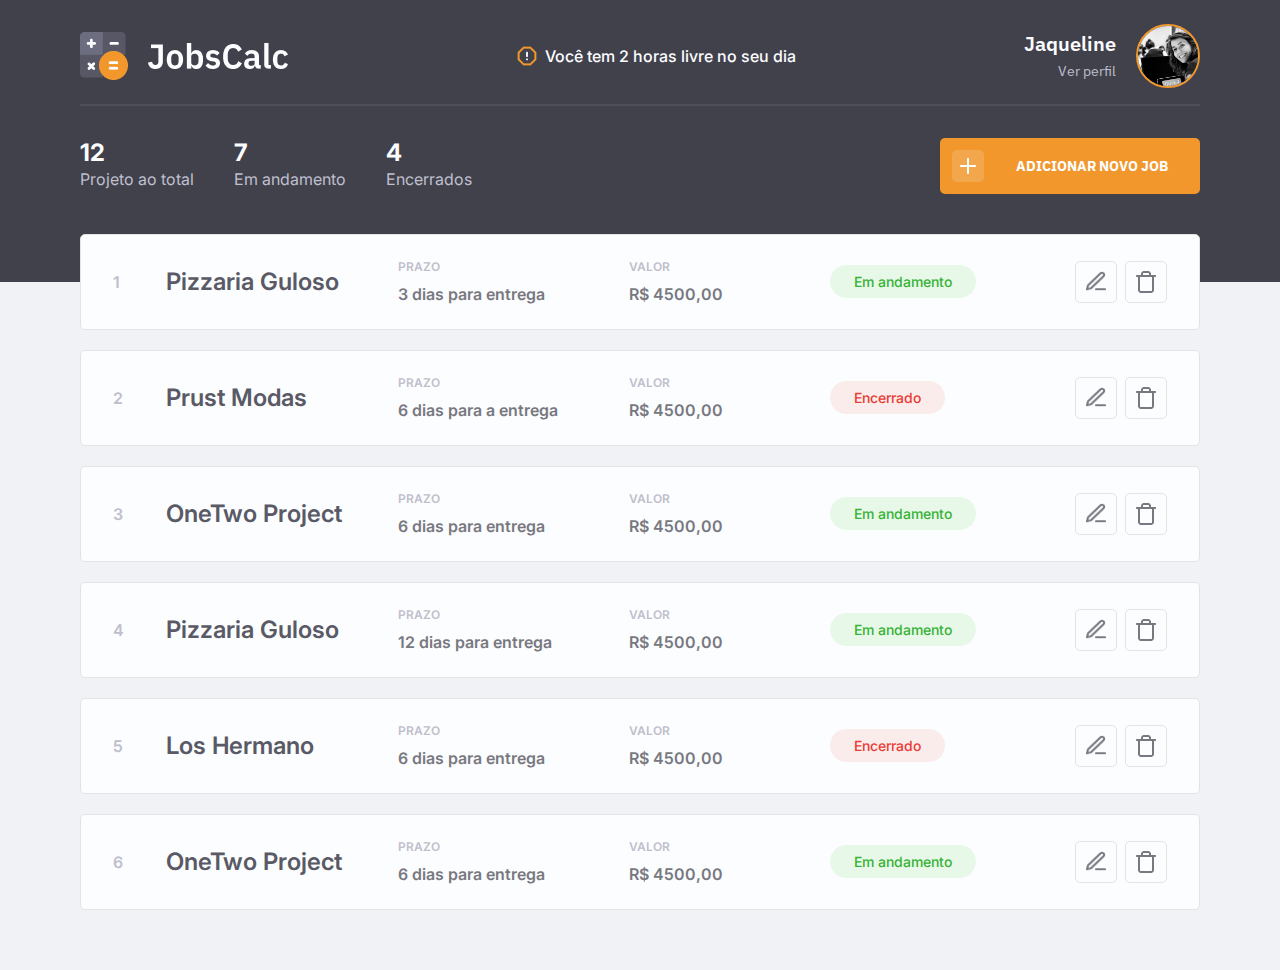
<file: index.html>
<!DOCTYPE html>
<html lang="pt-br">
  <head>
    <meta charset="UTF-8" />
    <meta name="viewport" content="width=device-width, initial-scale=1.0" />
    <link rel="stylesheet" href="./global.css" />
    <link rel="stylesheet" href="./index.css" />
    <link rel="stylesheet" href="./media-query-pg-1.css" />

    <title>Projeto-Javascript</title>
  </head>

  <body>
    <header class="header-container">
      <div class="container header-content">
        <section class="header-content-top">
          <div class="logo-container">
            <img src="images/calculator.png" alt="Ícone com as quatro operações básicas da matemática" />
            <img src="images/jobs-calc.png" alt="JobsCalc logo" />
          </div>

          <div class="free-time-container">
            <img src="images/exclamation-mark-rounded.png" alt="Ponto de exclamação com borda laranja" />
            <p class="free-time-detail">Você tem 2 horas livre no seu dia</p>
          </div>

          <div class="user-info-container">
            <div class="user-info-details">
              <h2 class="username">Jaqueline</h2>
              <p class="see-profile">Ver perfil</p>
            </div>

            <img
              src="images/user-photo.png"
              alt="Foto de perfil do usuário"
              class="user-photo"
            />
          </div>
        </section>

        <div class="header-separator"></div>

        <section class="header-content-bottom">
          <div class="projects-status-container">
            <div class="projects-status-content">
              <h3 class="project-amount">12</h3>
              <p class="project-status">Projeto ao total</p>
            </div>
            <div class="projects-status-content">
              <h3 class="project-amount">7</h3>
              <p class="project-status">Em andamento</p>
            </div>
            <div class="projects-status-content">
              <h3 class="project-amount">4</h3>
              <p class="project-status">Encerrados</p>
            </div>
          </div>

          <div class="add-new-job-container">
            <span class="add-new-job-icon-box">
              <img src="images/plus.png" alt="Ícone do símbolo de adição" class="add-new-job-icon" />
            </span>
            <a class="add-new-job" href="#">adicionar novo job</a>
          </div>
        </section>
      </div>
    </header>

    <main class="container">
      <table class="jobs-table">
        <tbody>
          <tr>
            <td class="job-index">1</td>

            <td class="job-name">Pizzaria Guloso</td>
              
            <td class="job-delivery-time">
              <span class="table-data-title">prazo</span>
              <span class="table-data-content">3 dias para entrega</span>
            </td>

            <td class="job-cost">
              <span class="table-data-title">valor</span>
              <span class="table-data-content">R$ 4500,00</span>
            </td>
          
            <td class="job-status">
              <div class="job-status-box in-progress">Em andamento</div>
            </td>

            <td class="job-actions">
              <button>
                <img src="images/pen.png" alt="Caneta" class="action-icon" />
              </button>
                
              <button>
                <img src="images/trash.png" alt="Lixeira" class="action-icon" />
              </button>
            </td>
          </tr>
          <tr>
            <td class="job-index">2</td>

            <td class="job-name">Prust Modas</td>

            <td class="job-delivery-time">
              <span class="table-data-title">prazo</span>
              <span class="table-data-content">6 dias para a entrega</span>
            </td>

            <td class="job-cost">
              <span class="table-data-title">valor</span>
              <span class="table-data-content">R$ 4500,00</span>
            </td>

            <td class="job-status">
              <div class="job-status-box closed">Encerrado</div>
            </td>

            <td class="job-actions">
              <button>
                <img src="images/pen.png" alt="Cante" class="action-icon" />
              </button>

              <button>
                <img src="images/trash.png" alt="Lixeira" class="action-icon" />
              </button>
            </td>
          </tr>
          <tr>
            <td class="job-index">3</td>

            <td class="job-name">OneTwo Project</td>

            <td class="job-delivery-time">
              <span class="table-data-title">prazo</span>
              <span class="table-data-content">6 dias para entrega</span>
            </td>

            <td class="job-cost">
              <span class="table-data-title">valor</span>
              <span class="table-data-content">R$ 4500,00</span>
            </td>

            <td class="job-status">
              <div class="job-status-box in-progress">Em andamento</div>
            </td>

            <td class="job-actions">
              <button>
                <img src="images/pen.png" alt="Cante" class="action-icon" />
              </button>
              <button>
                <img src="images/trash.png" alt="Lixeira" class="action-icon" />
              </button>
            </td>
          </tr>
          <tr>
            <td class="job-index">4</td>

            <td class="job-name">Pizzaria Guloso</td>

            <td class="job-delivery-time">
                <span class="table-data-title">prazo</span>
                <span class="table-data-content">12 dias para entrega</span>
            </td>

            <td class="job-cost">
              <span class="table-data-title">valor</span>
              <span class="table-data-content">R$ 4500,00</span>
            </td>

            <td class="job-status">
              <div class="job-status-box in-progress">Em andamento</div>
            </td>

            <td class="job-actions">
              <button>
                <img src="images/pen.png" alt="Cante" class="action-icon" /> 
              </button>
                
              <button>
                <img src="images/trash.png" alt="Lixeira" class="action-icon" />
              </button>
            </td>
          </tr>
          <tr>
            <td class="job-index">5</td>

            <td class="job-name">Los Hermano</td>

            <td class="job-delivery-time">
              <span class="table-data-title">prazo</span>
              <span class="table-data-content">6 dias para entrega</span>
            </td>

            <td class="job-cost">
              <span class="table-data-title">valor</span>
              <span class="table-data-content">R$ 4500,00</span>
            </td>

            <td class="job-status">
              <div class="job-status-box closed">Encerrado</div>
            </td>

            <td class="job-actions">
              <button>
                <img src="images/pen.png" alt="Cante" class="action-icon" /> 
              </button>
              
              <button>
                <img src="images/trash.png" alt="Lixeira" class="action-icon" />
              </button>
            </td>
          </tr>
          <tr>
            <td class="job-index">6</td>

            <td class="job-name">OneTwo Project</td>

            <td class="job-delivery-time">
              <span class="table-data-title">prazo</span>
              <span class="table-data-content">6 dias para entrega</span>
            </td>

            <td class="job-cost">
              <span class="table-data-title">valor</span>
              <span class="table-data-content">R$ 4500,00</span>
            </td>

            <td class="job-status">
              <div class="job-status-box in-progress">Em andamento</div>
            </td>

            <td class="job-actions">
              <button>
                <a href="#"></a> <img src="images/pen.png" alt="Cante" class="action-icon" />
              </button>
                
              <button>
                <img src="images/trash.png" alt="Lixeira" class="action-icon" />
              </button>
            </td>
          </tr>
        </tbody>
      </table>
    </main>
  </body>
</html>
</file>
<file: global.css>
@import url("https://fonts.googleapis.com/css2?family=IBM+Plex+Sans:ital,wght@0,100;0,200;0,300;0,400;0,500;0,600;0,700;1,100;1,200;1,300;1,400;1,500;1,600;1,700&display=swap");
@import url('https://fonts.googleapis.com/css2?family=Inter:ital,opsz,wght@0,14..32,100..900;1,14..32,100..900&display=swap');

:root {
  --gray-100: #FCFDFF;
  --gray-200: #f0f2f5;
  --gray-300: #e1e3e5;
  --gray-400: #BFBFCC;
  --gray-500: #787880;
  --gray-600: #5A5A66;
  --gray-650: #4f4f5b;
  --gray-700: #41414C;
  --gray-800: #fcfdff29;
  --orange-500: #F1972C;
  --green-200: #E8F8E8;
  --green-500: #36B236;
  --red-200: #FAECEB;
  --red-500: #EB3B35;
}

* {
  margin: 0;
  padding: 0;
  box-sizing: border-box;
}

body, button, textarea, input {
  font: 400 16px "Inter", sans-serif;
  color: var(--gray-100);
}

a {
  text-decoration: none;
  color: inherit;
}

.container {
  width: 90%;
  margin: 0 auto;
  max-width: 1120px;
}
</file>
<file: index.css>
body {
  background-color: var(--gray-200);
}

.header-container {
  background-color: var(--gray-700);
}

.header-content {
  padding: 24px 0 88px;
}

.header-content-top {
  display: flex;
  align-items: center;
  justify-content: space-between;
}

.logo-container {
  display: flex;
  align-items: center;
  gap: 20px;
}

.free-time-container {
  display: flex;
  align-items: center;
  gap: 8px;
}

.free-time-detail {
  font-weight: 500;
}

.user-info-container {
  display: flex;
  align-items: center;
  gap: 20px;
}

.user-info-details {
  display: flex;
  flex-direction: column;
  align-items: flex-end;
}

.username {
  font: 600 20px "IBM Plex Sans", sans-serif;
  line-height: 30px;
}

.see-profile {
  line-height: 24px;
  font-family: "IBM Plex Sans", sans-serif;
  font-size: 14px;
  color: var(--gray-400);
}

.user-photo {
  width: 64px;
  height: 64px;
  border-radius: 50%;
  border: 2.5px solid var(--orange-500);
  object-fit: cover;
}

.header-separator {
  height: 1.5px;
  background-color: var(--gray-650);
  margin: 16px 0 32px;
}

.header-content-bottom {
  display: flex;
  justify-content: space-between;
  align-items: center;
}

.projects-status-container {
  display: flex;
  gap: 40px;
}

.projects-status-content {
  display: flex;
  flex-direction: column;
}

.project-amount {
  font-size: 24px;
  line-height: 26px;
}

.project-status {
  color: var(--gray-400);
  line-height: 26px;
}

.add-new-job-container {
  background-color: var(--orange-500);
  padding: 12px 32px 12px 12px;
  border-radius: 5px;
  display: flex;
  align-items: center;
  gap: 32px;
}

.add-new-job-icon-box {
  border-radius: 5px;
  background: var(--gray-800);
  display: flex;
  align-items: center;
  justify-content: center;
  padding: 4px;
}

.add-new-job-icon {
  width: 24px;
}

.add-new-job {
  text-transform: uppercase;
  font: 700 14px "IBM Plex Sans", sans-serif;
}

.jobs-table {
  display: flex;
  margin-bottom: 60px;
}

.jobs-table tbody {
  display: flex;
  flex-direction: column;
  gap: 20px;
  width: 100%;
  margin-top: -48px;
}

.jobs-table tr {
  display: flex;
  align-items: center;
  background-color: var(--gray-100);
  height: 96px;
  border-radius: 5px;
  border: 1px solid var(--gray-300);
  padding: 0 32px;
}

.job-index {
  color: var(--gray-400);
  font-size: 16px;
  font-weight: 600;
  width: 5%;
}

.job-name {
  color: var(--gray-600);
  font-size: 24px;
  font-weight: 600;
  width: 22%;
}

.job-delivery-time,
.job-cost {
  display: flex;
  flex-direction: column;
  gap: 10px;
}

.job-delivery-time {
  width: 22%;
}

.job-cost {
  width: 19%;
}

.table-data-title {
  color: var(--gray-400);
  font-weight: 600;
  text-transform: uppercase;
  font-size: 12px;
}

.table-data-content {
  font-weight: 600;
  color: var(--gray-500);
  font-size: 16px;
}

.job-status {
  width: 21%;
}

.job-status-box {
  font-size: 14px;
  font-weight: 500;
  width: fit-content;
  border-radius: 30px;
  padding: 8px 24px;
}

.in-progress {
  color: var(--green-500);
  background-color: var(--green-200);
}

.closed {
  color: var(--red-500);
  background-color: var(--red-200);
}

.job-actions {
  display: flex;
  justify-content: flex-end;
  gap: 8px;
  width: 11%;
}

.job-actions button {
  padding: 8px;
  background-color: var(--gray-100);
  border: solid 1px var(--gray-300);
  border-radius: 5px;
  display: flex;
  align-items: center;
  justify-content: center;
}

.action-icon {
  width: 24px;
  height: 24px;
}
</file>
<file: media-query-pg-1.css>
@media (max-width: 1080px) {
  .jobs-table tr {
    overflow-x: scroll;
  }

  .job-index {
    min-width: 40px;
  }

  .job-name {
    min-width: 220px;
  }

  .job-delivery-time {
    min-width: 190px;
  }

  .job-cost {
    min-width: 140px;
  }

  .job-status {
    min-width: 164px;
  }

  .job-actions {
    min-width: 100px;
  }
}

@media (max-width: 890px) {
  .header-content-top {
    position: relative;
    padding-bottom: 60px;
  }

  .free-time-container {
    position: absolute;
    left: 50%;
    transform: translateX(-50%);
    bottom: 10px;
    width: 100%;
    justify-content: center;
  }
}

@media (max-width: 800px) {
  .header-content-bottom {
    flex-direction: column;
    gap: 28px;
  }

  .projects-status-container {
    width: 100%;
    justify-content: space-between;
  }

  .projects-status-content {
    width: 120px;
    align-items: center;
  }

  .add-new-job-container {
    width: 100%;
    justify-content: center;
    height: 48px;
  }

  .add-new-job-icon-box {
    display: none;
  }
}
</file>
